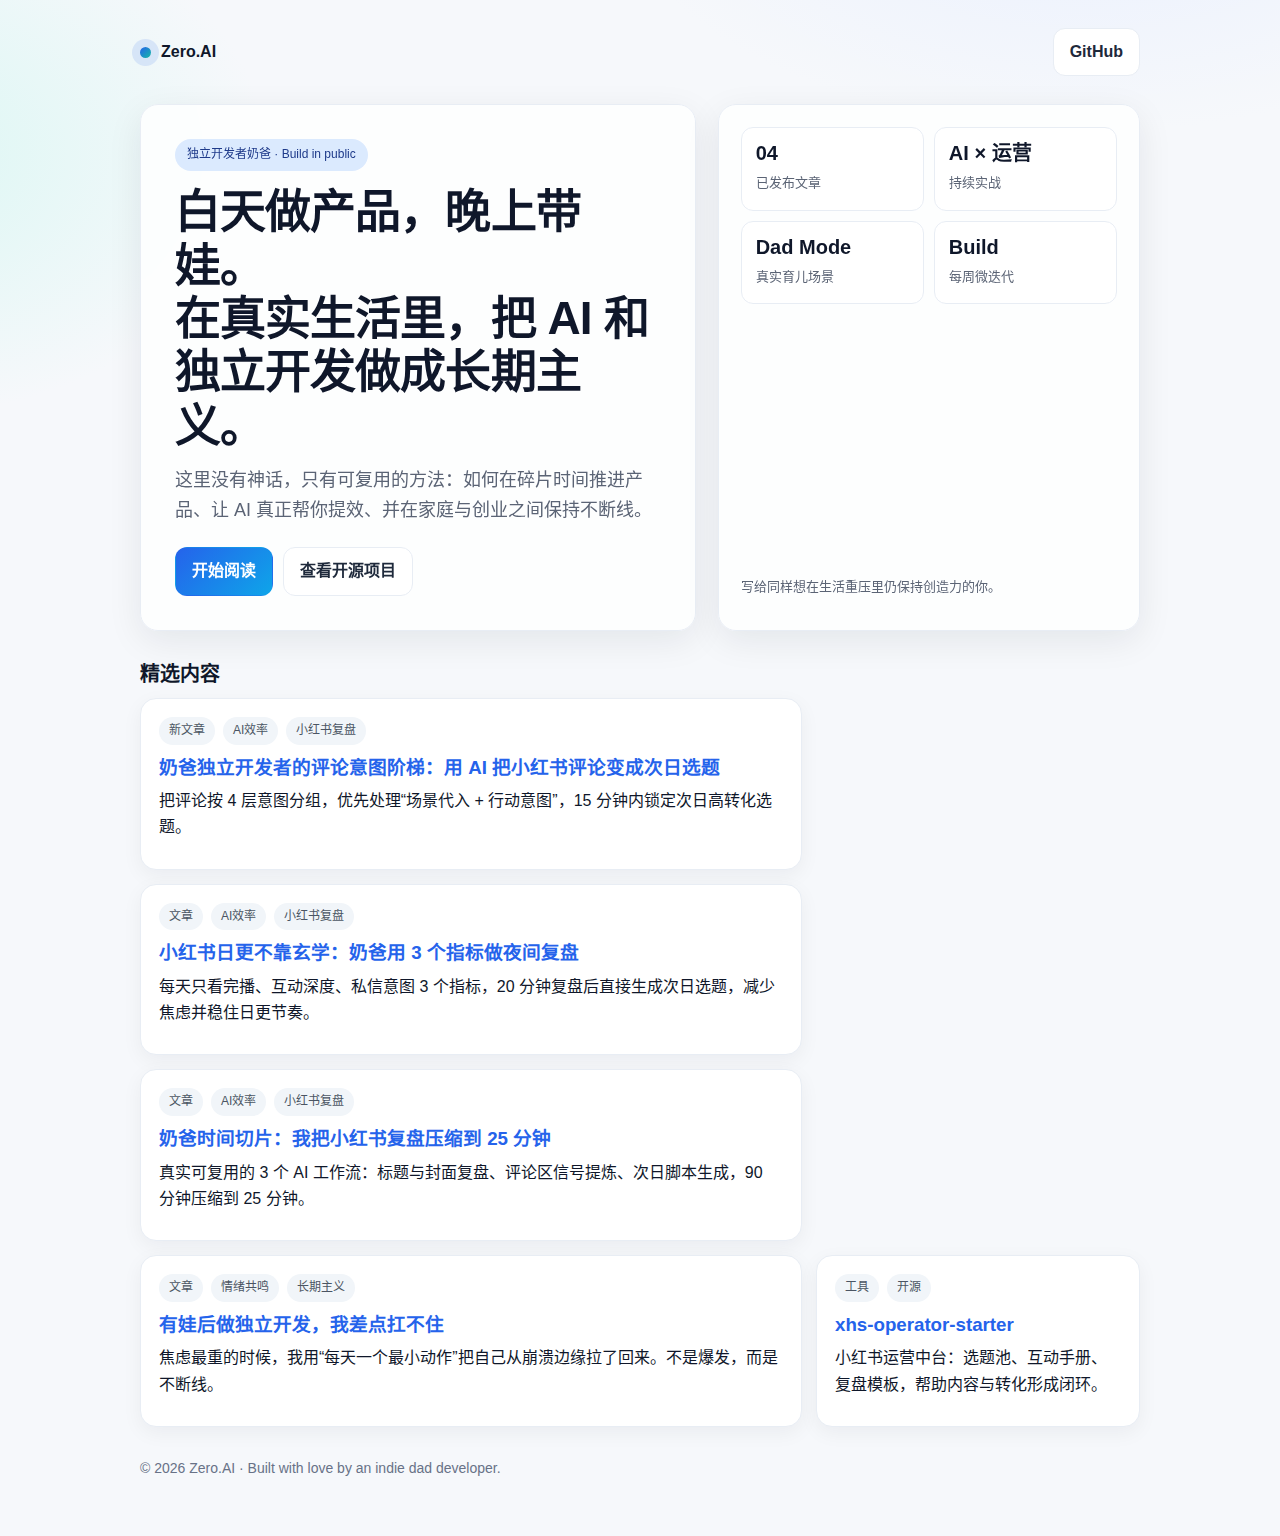
<file: index.html>
<!doctype html>
<html lang="zh-CN">
<head>
  <meta charset="UTF-8" />
  <meta name="viewport" content="width=device-width, initial-scale=1.0" />
  <title>Zero.AI｜独立开发者奶爸的 AI 与产品实践</title>
  <meta name="description" content="Zero.AI：独立开发者奶爸的真实成长博客，记录 AI 效率、产品迭代、育儿与创业并行的每一步。" />
  <meta name="keywords" content="独立开发者,奶爸,AI效率,产品开发,技术博客,NoCofe,Zero.AI" />
  <meta name="robots" content="index,follow" />

  <link rel="canonical" href="https://zero-ai-blog.vercel.app/" />

  <meta property="og:title" content="Zero.AI｜独立开发者奶爸的 AI 与产品实践" />
  <meta property="og:description" content="记录独立开发、AI提效、家庭与创业并行的真实实践。" />
  <meta property="og:type" content="website" />
  <meta property="og:url" content="https://zero-ai-blog.vercel.app/" />
  <meta property="og:image" content="https://zero-ai-blog.vercel.app/assets/og-cover.svg" />
  <meta property="og:image:type" content="image/svg+xml" />

  <meta name="twitter:card" content="summary_large_image" />
  <meta name="twitter:title" content="Zero.AI｜独立开发者奶爸的 AI 与产品实践" />
  <meta name="twitter:description" content="记录独立开发、AI提效、家庭与创业并行的真实实践。" />
  <meta name="twitter:image" content="https://zero-ai-blog.vercel.app/assets/og-cover.svg" />

  <link rel="stylesheet" href="/styles/main.css" />

  <script type="application/ld+json">
  {
    "@context": "https://schema.org",
    "@type": "Blog",
    "name": "Zero.AI",
    "url": "https://zero-ai-blog.vercel.app/",
    "description": "独立开发者奶爸的 AI 与产品实践博客",
    "publisher": {
      "@type": "Person",
      "name": "NoCofe"
    }
  }
  </script>
</head>
<body>
  <main class="container">
    <nav class="site-nav" aria-label="主导航">
      <a class="brand" href="/" aria-label="Zero.AI 首页">
        <span class="brand-dot" aria-hidden="true"></span>
        <span>Zero.AI</span>
      </a>
      <a class="btn btn-muted" href="https://github.com/NoCofe" target="_blank" rel="noopener noreferrer">GitHub</a>
    </nav>

    <section class="hero">
      <div class="hero-main">
        <span class="kicker">独立开发者奶爸 · Build in public</span>
        <h1>白天做产品，晚上带娃。<br>在真实生活里，把 AI 和独立开发做成长期主义。</h1>
        <p class="lead">这里没有神话，只有可复用的方法：如何在碎片时间推进产品、让 AI 真正帮你提效、并在家庭与创业之间保持不断线。</p>
        <div class="hero-actions">
          <a class="btn btn-primary" href="/posts/xhs-intent-ladder-dad-mode.html">开始阅读</a>
          <a class="btn btn-muted" href="https://github.com/NoCofe/xhs-operator-starter" target="_blank" rel="noopener noreferrer">查看开源项目</a>
        </div>
      </div>

      <aside class="hero-side" aria-label="站点概览">
        <div class="stat-grid">
          <div class="stat"><strong>04</strong><span>已发布文章</span></div>
          <div class="stat"><strong>AI × 运营</strong><span>持续实战</span></div>
          <div class="stat"><strong>Dad Mode</strong><span>真实育儿场景</span></div>
          <div class="stat"><strong>Build</strong><span>每周微迭代</span></div>
        </div>
        <p class="note">写给同样想在生活重压里仍保持创造力的你。</p>
      </aside>
    </section>

    <h2 class="section-title">精选内容</h2>
    <section class="grid" aria-label="内容卡片">
      <article class="card article">
        <div class="tags">
          <span class="tag">新文章</span>
          <span class="tag">AI效率</span>
          <span class="tag">小红书复盘</span>
        </div>
        <h3><a href="/posts/xhs-intent-ladder-dad-mode.html">奶爸独立开发者的评论意图阶梯：用 AI 把小红书评论变成次日选题</a></h3>
        <p>把评论按 4 层意图分组，优先处理“场景代入 + 行动意图”，15 分钟内锁定次日高转化选题。</p>
      </article>

      <article class="card article">
        <div class="tags">
          <span class="tag">文章</span>
          <span class="tag">AI效率</span>
          <span class="tag">小红书复盘</span>
        </div>
        <h3><a href="/posts/xhs-3-benchmarks-nightly.html">小红书日更不靠玄学：奶爸用 3 个指标做夜间复盘</a></h3>
        <p>每天只看完播、互动深度、私信意图 3 个指标，20 分钟复盘后直接生成次日选题，减少焦虑并稳住日更节奏。</p>
      </article>

      <article class="card article">
        <div class="tags">
          <span class="tag">文章</span>
          <span class="tag">AI效率</span>
          <span class="tag">小红书复盘</span>
        </div>
        <h3><a href="/posts/ai-xhs-retro-25min.html">奶爸时间切片：我把小红书复盘压缩到 25 分钟</a></h3>
        <p>真实可复用的 3 个 AI 工作流：标题与封面复盘、评论区信号提炼、次日脚本生成，90 分钟压缩到 25 分钟。</p>
      </article>

      <article class="card article">
        <div class="tags">
          <span class="tag">文章</span>
          <span class="tag">情绪共鸣</span>
          <span class="tag">长期主义</span>
        </div>
        <h3><a href="/posts/almost-gave-up.html">有娃后做独立开发，我差点扛不住</a></h3>
        <p>焦虑最重的时候，我用“每天一个最小动作”把自己从崩溃边缘拉了回来。不是爆发，而是不断线。</p>
      </article>

      <article class="card toolbox">
        <div class="tags">
          <span class="tag">工具</span>
          <span class="tag">开源</span>
        </div>
        <h3><a href="https://github.com/NoCofe/xhs-operator-starter" target="_blank" rel="noopener noreferrer">xhs-operator-starter</a></h3>
        <p>小红书运营中台：选题池、互动手册、复盘模板，帮助内容与转化形成闭环。</p>
      </article>
    </section>

    <footer>
      © <span id="year">2026</span> Zero.AI · Built with love by an indie dad developer.
    </footer>
  </main>

  <script>
    document.getElementById('year').textContent = new Date().getFullYear();
  </script>
</body>
</html>
</file>
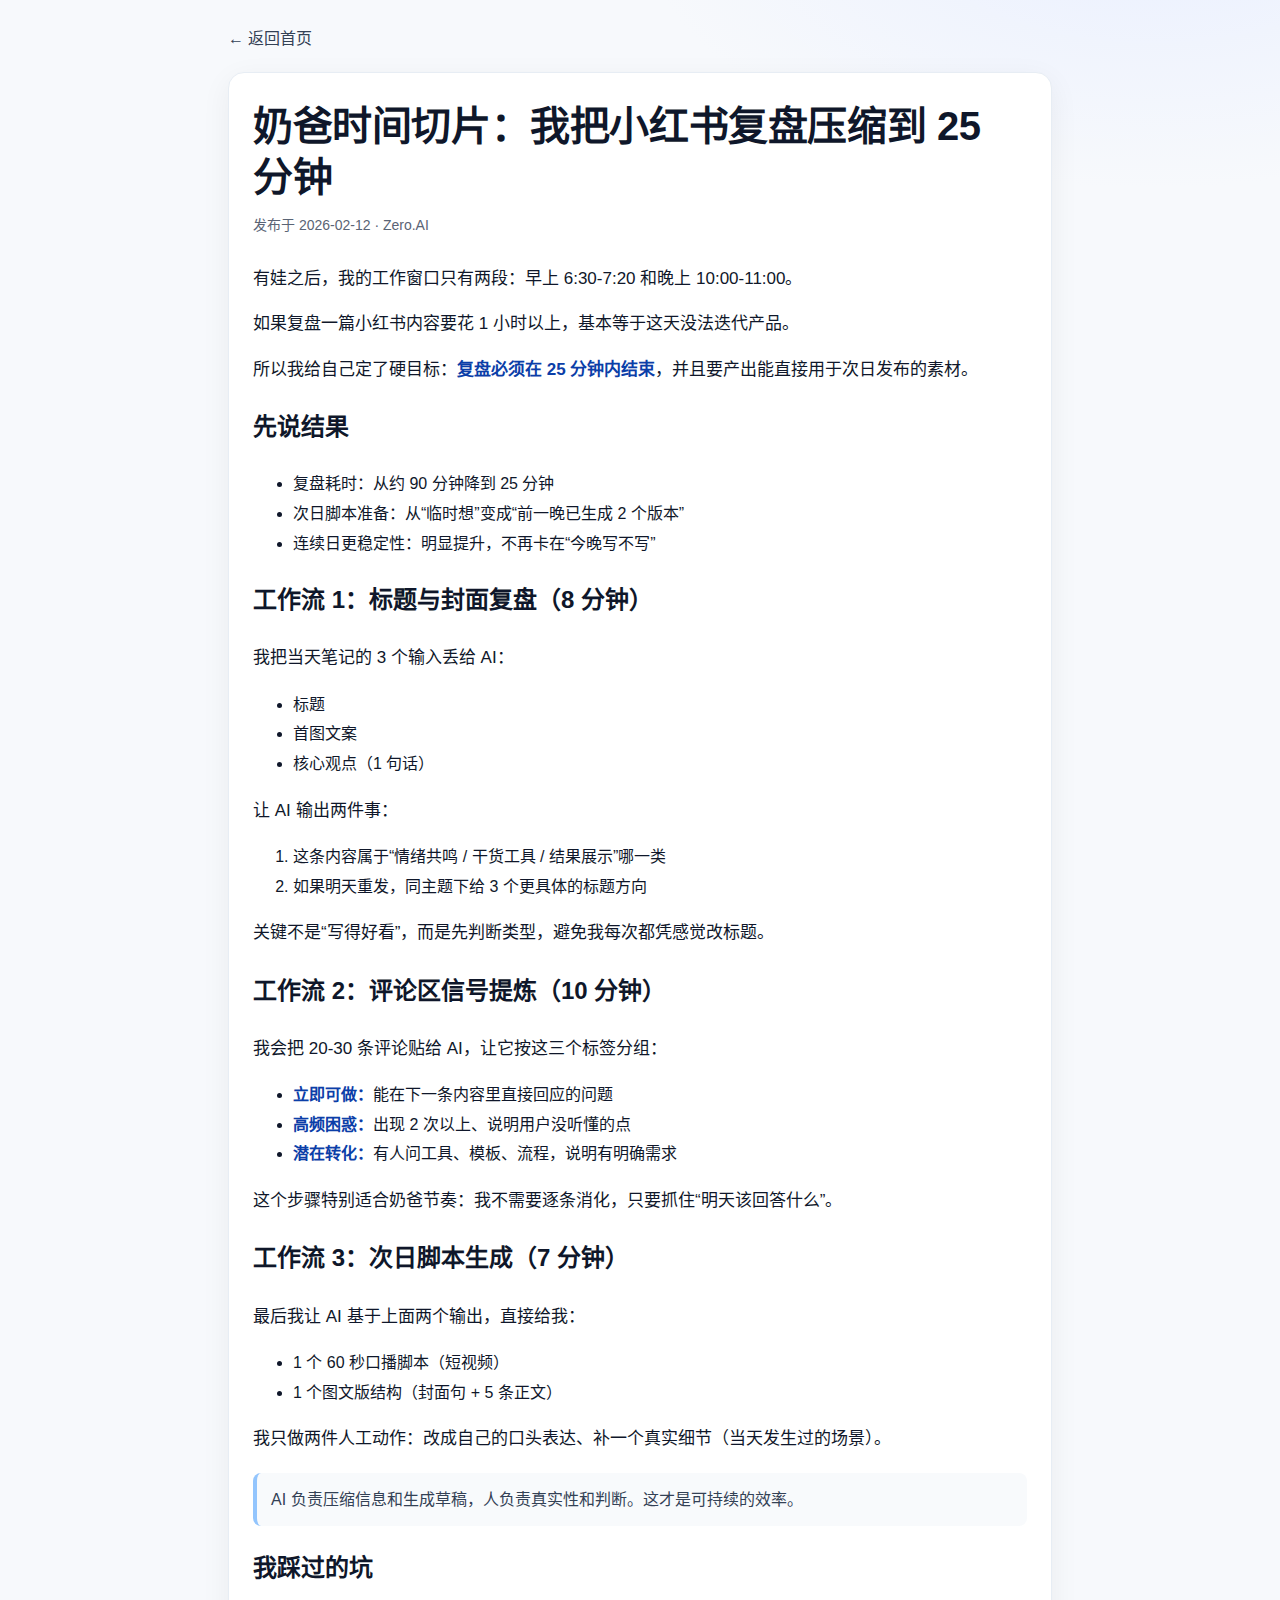
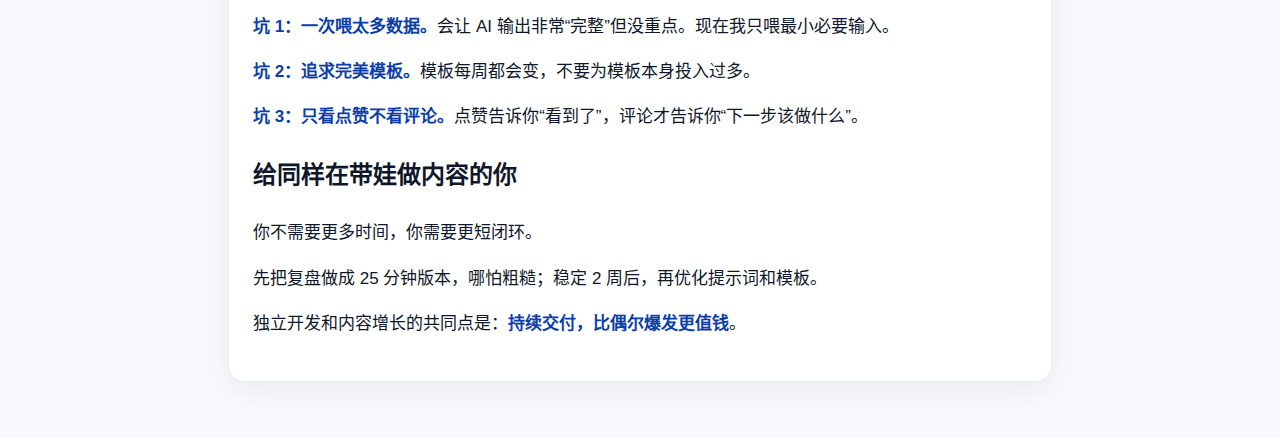
<file: posts/ai-xhs-retro-25min.html>
<!doctype html>
<html lang="zh-CN">
<head>
  <meta charset="UTF-8" />
  <meta name="viewport" content="width=device-width, initial-scale=1.0" />
  <title>奶爸时间切片：我把小红书复盘压缩到 25 分钟｜Zero.AI</title>
  <meta name="description" content="独立开发者奶爸实战：用 3 个 AI 工作流，把小红书日更复盘从 90 分钟压缩到 25 分钟。" />
  <meta name="robots" content="index,follow" />

  <link rel="canonical" href="https://zero-ai-blog.vercel.app/posts/ai-xhs-retro-25min.html" />

  <meta property="og:title" content="奶爸时间切片：我把小红书复盘压缩到 25 分钟｜Zero.AI" />
  <meta property="og:description" content="3 个可直接抄走的 AI 工作流：选题筛选、评论洞察、次日脚本生成。" />
  <meta property="og:type" content="article" />
  <meta property="og:url" content="https://zero-ai-blog.vercel.app/posts/ai-xhs-retro-25min.html" />
  <meta property="og:image" content="https://zero-ai-blog.vercel.app/assets/og-cover.svg" />
  <meta property="og:image:type" content="image/svg+xml" />

  <meta name="twitter:card" content="summary_large_image" />
  <meta name="twitter:title" content="奶爸时间切片：我把小红书复盘压缩到 25 分钟｜Zero.AI" />
  <meta name="twitter:description" content="3 个可直接抄走的 AI 工作流：选题筛选、评论洞察、次日脚本生成。" />
  <meta name="twitter:image" content="https://zero-ai-blog.vercel.app/assets/og-cover.svg" />

  <meta property="article:published_time" content="2026-02-12" />
  <meta property="article:author" content="NoCofe" />

  <link rel="stylesheet" href="/styles/post.css" />

  <script type="application/ld+json">
  {
    "@context": "https://schema.org",
    "@type": "BlogPosting",
    "headline": "奶爸时间切片：我把小红书复盘压缩到 25 分钟",
    "description": "独立开发者奶爸实战：用 3 个 AI 工作流，把小红书日更复盘从 90 分钟压缩到 25 分钟。",
    "datePublished": "2026-02-12",
    "author": {
      "@type": "Person",
      "name": "NoCofe"
    },
    "publisher": {
      "@type": "Person",
      "name": "NoCofe"
    },
    "mainEntityOfPage": "https://zero-ai-blog.vercel.app/posts/ai-xhs-retro-25min.html"
  }
  </script>
</head>
<body>
  <main class="page">
    <a class="back" href="/">← 返回首页</a>

    <article class="article">
      <h1>奶爸时间切片：我把小红书复盘压缩到 25 分钟</h1>
      <div class="meta">发布于 2026-02-12 · Zero.AI</div>

      <p>有娃之后，我的工作窗口只有两段：早上 6:30-7:20 和晚上 10:00-11:00。</p>
      <p>如果复盘一篇小红书内容要花 1 小时以上，基本等于这天没法迭代产品。</p>
      <p>所以我给自己定了硬目标：<strong>复盘必须在 25 分钟内结束</strong>，并且要产出能直接用于次日发布的素材。</p>

      <h2>先说结果</h2>
      <ul>
        <li>复盘耗时：从约 90 分钟降到 25 分钟</li>
        <li>次日脚本准备：从“临时想”变成“前一晚已生成 2 个版本”</li>
        <li>连续日更稳定性：明显提升，不再卡在“今晚写不写”</li>
      </ul>

      <h2>工作流 1：标题与封面复盘（8 分钟）</h2>
      <p>我把当天笔记的 3 个输入丢给 AI：</p>
      <ul>
        <li>标题</li>
        <li>首图文案</li>
        <li>核心观点（1 句话）</li>
      </ul>
      <p>让 AI 输出两件事：</p>
      <ol>
        <li>这条内容属于“情绪共鸣 / 干货工具 / 结果展示”哪一类</li>
        <li>如果明天重发，同主题下给 3 个更具体的标题方向</li>
      </ol>
      <p>关键不是“写得好看”，而是先判断类型，避免我每次都凭感觉改标题。</p>

      <h2>工作流 2：评论区信号提炼（10 分钟）</h2>
      <p>我会把 20-30 条评论贴给 AI，让它按这三个标签分组：</p>
      <ul>
        <li><strong>立即可做：</strong>能在下一条内容里直接回应的问题</li>
        <li><strong>高频困惑：</strong>出现 2 次以上、说明用户没听懂的点</li>
        <li><strong>潜在转化：</strong>有人问工具、模板、流程，说明有明确需求</li>
      </ul>
      <p>这个步骤特别适合奶爸节奏：我不需要逐条消化，只要抓住“明天该回答什么”。</p>

      <h2>工作流 3：次日脚本生成（7 分钟）</h2>
      <p>最后我让 AI 基于上面两个输出，直接给我：</p>
      <ul>
        <li>1 个 60 秒口播脚本（短视频）</li>
        <li>1 个图文版结构（封面句 + 5 条正文）</li>
      </ul>
      <p>我只做两件人工动作：改成自己的口头表达、补一个真实细节（当天发生过的场景）。</p>

      <blockquote>AI 负责压缩信息和生成草稿，人负责真实性和判断。这才是可持续的效率。</blockquote>

      <h2>我踩过的坑</h2>
      <p><strong>坑 1：一次喂太多数据。</strong>会让 AI 输出非常“完整”但没重点。现在我只喂最小必要输入。</p>
      <p><strong>坑 2：追求完美模板。</strong>模板每周都会变，不要为模板本身投入过多。</p>
      <p><strong>坑 3：只看点赞不看评论。</strong>点赞告诉你“看到了”，评论才告诉你“下一步该做什么”。</p>

      <h2>给同样在带娃做内容的你</h2>
      <p>你不需要更多时间，你需要更短闭环。</p>
      <p>先把复盘做成 25 分钟版本，哪怕粗糙；稳定 2 周后，再优化提示词和模板。</p>
      <p>独立开发和内容增长的共同点是：<strong>持续交付，比偶尔爆发更值钱</strong>。</p>
    </article>
  </main>
</body>
</html>
</file>
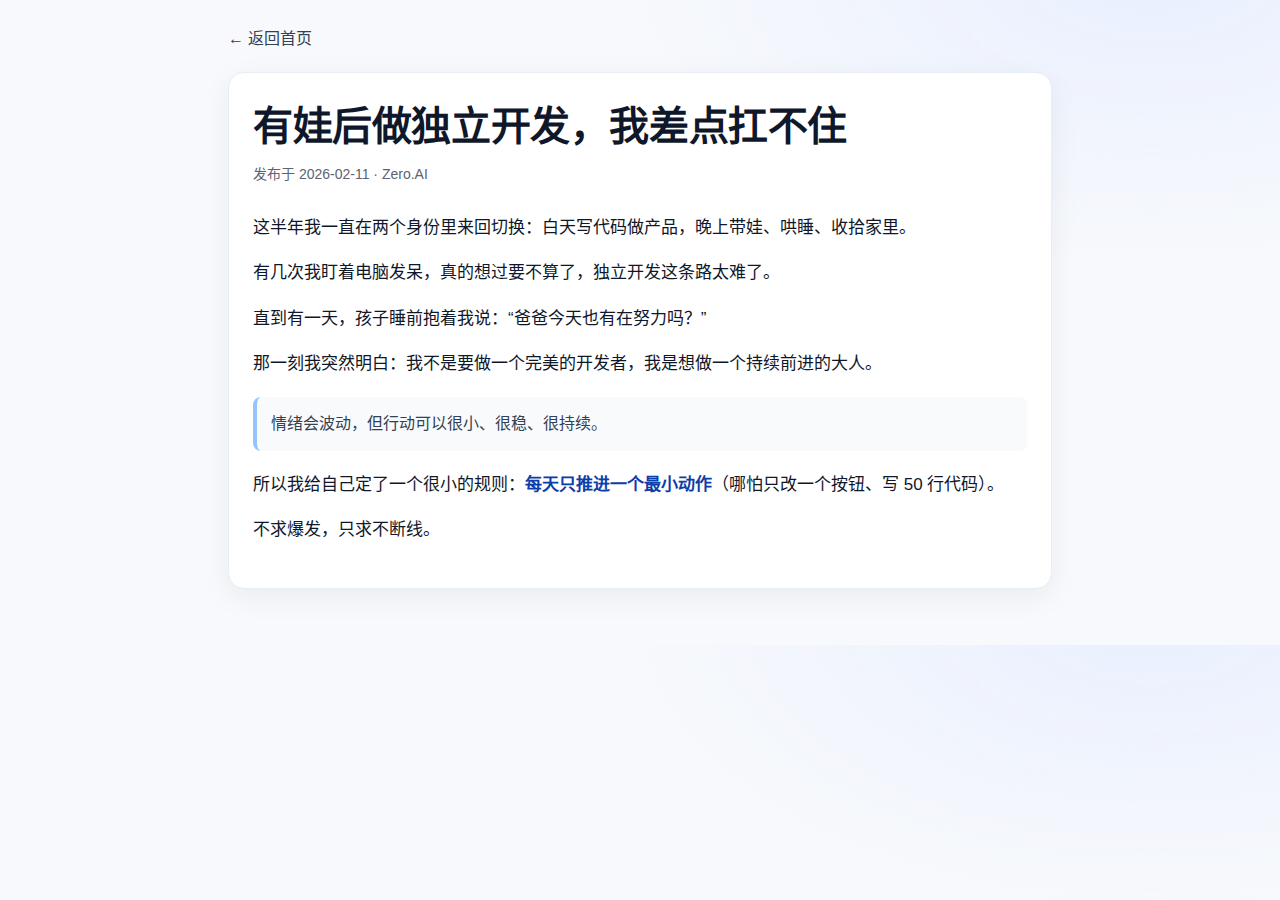
<file: posts/almost-gave-up.html>
<!doctype html>
<html lang="zh-CN">
<head>
  <meta charset="UTF-8" />
  <meta name="viewport" content="width=device-width, initial-scale=1.0" />
  <title>有娃后做独立开发，我差点扛不住｜Zero.AI</title>
  <meta name="description" content="独立开发者奶爸的真实记录：焦虑、崩溃边缘，以及每天一个最小动作的自救法。" />
  <meta name="robots" content="index,follow" />

  <link rel="canonical" href="https://zero-ai-blog.vercel.app/posts/almost-gave-up.html" />

  <meta property="og:title" content="有娃后做独立开发，我差点扛不住｜Zero.AI" />
  <meta property="og:description" content="焦虑不是失败，断线才是。记录独立开发者奶爸如何靠最小动作持续前进。" />
  <meta property="og:type" content="article" />
  <meta property="og:url" content="https://zero-ai-blog.vercel.app/posts/almost-gave-up.html" />
  <meta property="og:image" content="https://zero-ai-blog.vercel.app/assets/og-cover.svg" />
  <meta property="og:image:type" content="image/svg+xml" />

  <meta name="twitter:card" content="summary_large_image" />
  <meta name="twitter:title" content="有娃后做独立开发，我差点扛不住｜Zero.AI" />
  <meta name="twitter:description" content="焦虑不是失败，断线才是。记录独立开发者奶爸如何靠最小动作持续前进。" />
  <meta name="twitter:image" content="https://zero-ai-blog.vercel.app/assets/og-cover.svg" />

  <meta property="article:published_time" content="2026-02-11" />
  <meta property="article:author" content="NoCofe" />

  <link rel="stylesheet" href="/styles/post.css" />

  <script type="application/ld+json">
  {
    "@context": "https://schema.org",
    "@type": "BlogPosting",
    "headline": "有娃后做独立开发，我差点扛不住",
    "description": "独立开发者奶爸的真实记录：焦虑、崩溃边缘，以及每天一个最小动作的自救法。",
    "datePublished": "2026-02-11",
    "author": {
      "@type": "Person",
      "name": "NoCofe"
    },
    "publisher": {
      "@type": "Person",
      "name": "NoCofe"
    },
    "mainEntityOfPage": "https://zero-ai-blog.vercel.app/posts/almost-gave-up.html"
  }
  </script>
</head>
<body>
  <main class="page">
    <a class="back" href="/">← 返回首页</a>

    <article class="article">
      <h1>有娃后做独立开发，我差点扛不住</h1>
      <div class="meta">发布于 2026-02-11 · Zero.AI</div>

      <p>这半年我一直在两个身份里来回切换：白天写代码做产品，晚上带娃、哄睡、收拾家里。</p>
      <p>有几次我盯着电脑发呆，真的想过要不算了，独立开发这条路太难了。</p>
      <p>直到有一天，孩子睡前抱着我说：“爸爸今天也有在努力吗？”</p>
      <p>那一刻我突然明白：我不是要做一个完美的开发者，我是想做一个持续前进的大人。</p>

      <blockquote>情绪会波动，但行动可以很小、很稳、很持续。</blockquote>

      <p>所以我给自己定了一个很小的规则：<strong>每天只推进一个最小动作</strong>（哪怕只改一个按钮、写 50 行代码）。</p>
      <p>不求爆发，只求不断线。</p>
    </article>
  </main>
</body>
</html>
</file>
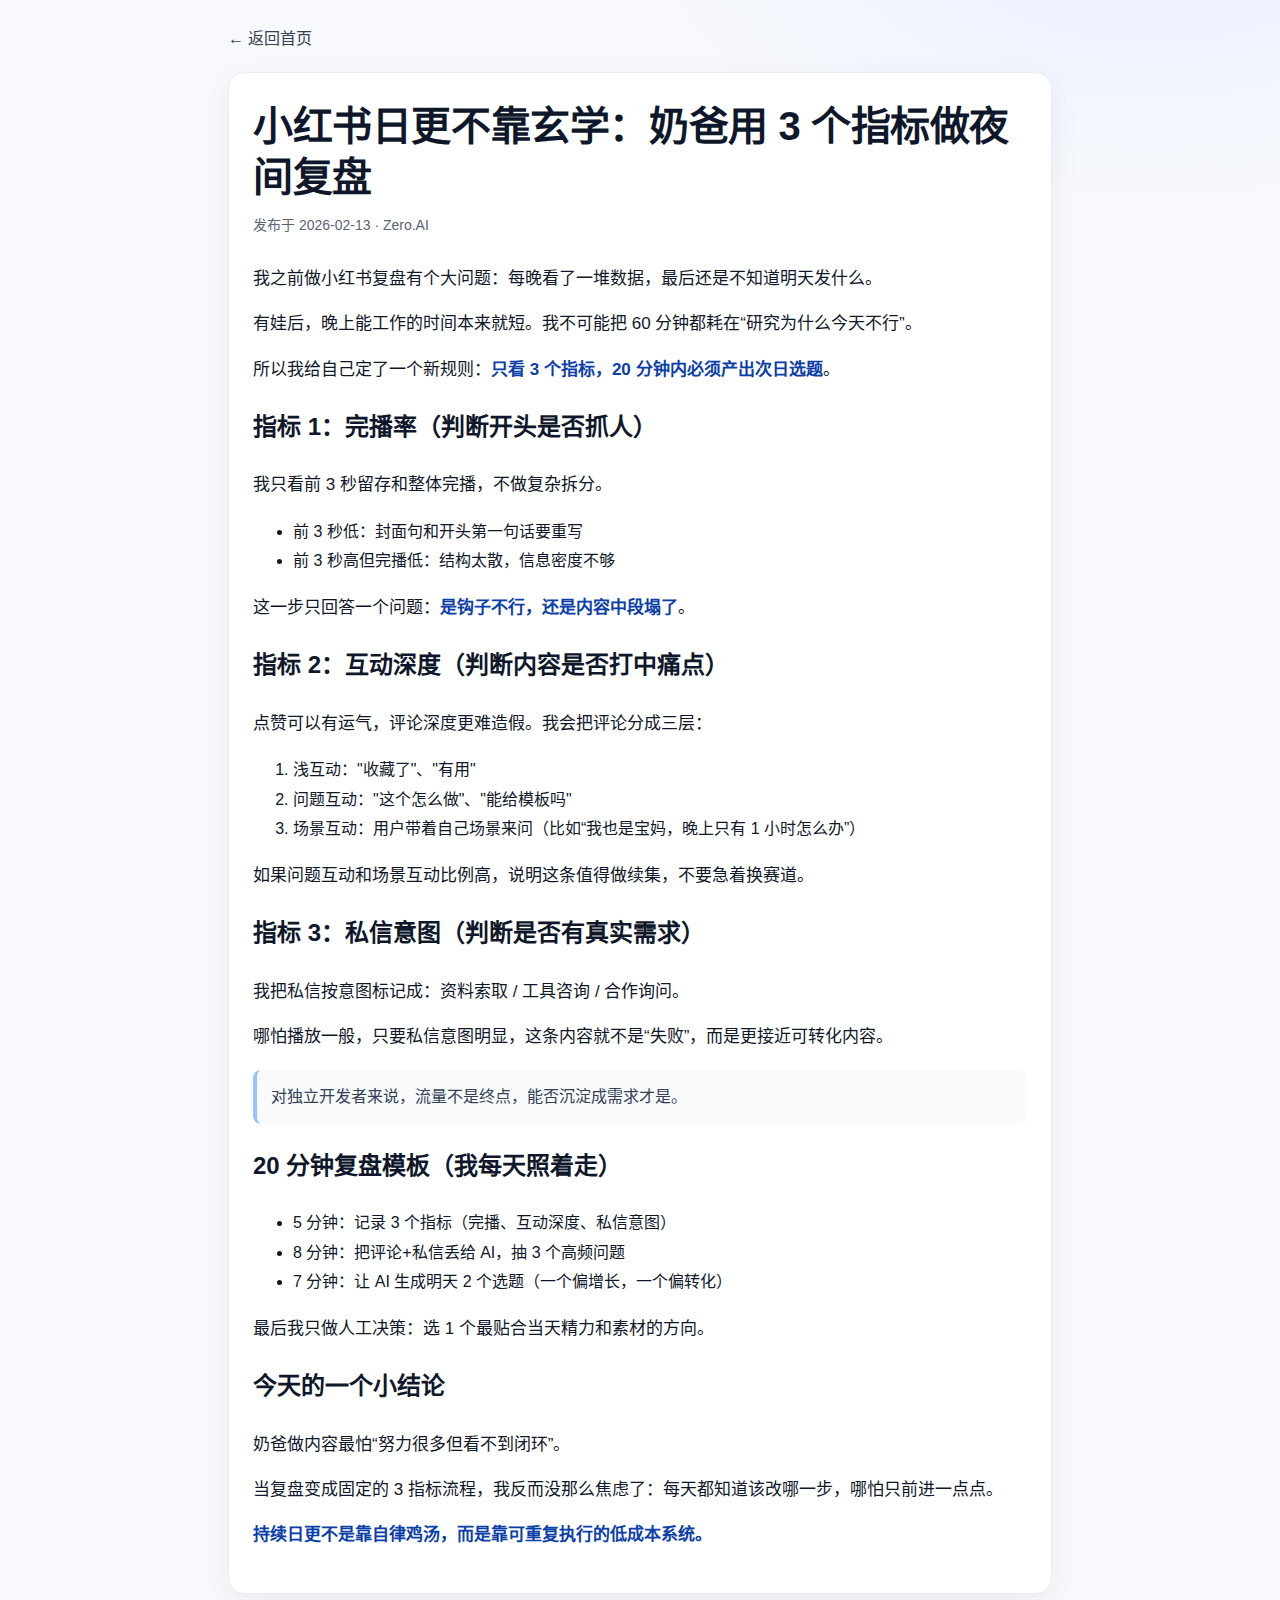
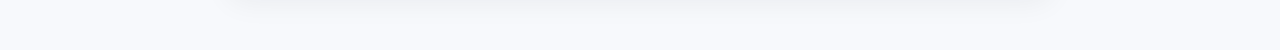
<file: posts/xhs-3-benchmarks-nightly.html>
<!doctype html>
<html lang="zh-CN">
<head>
  <meta charset="UTF-8" />
  <meta name="viewport" content="width=device-width, initial-scale=1.0" />
  <title>小红书日更不靠玄学：奶爸用 3 个指标做夜间复盘｜Zero.AI</title>
  <meta name="description" content="独立开发者奶爸的小红书运营实战：每天只看完播、互动深度、私信意图 3 个指标，20 分钟完成复盘并生成次日选题。" />
  <meta name="robots" content="index,follow" />

  <link rel="canonical" href="https://zero-ai-blog.vercel.app/posts/xhs-3-benchmarks-nightly.html" />

  <meta property="og:title" content="小红书日更不靠玄学：奶爸用 3 个指标做夜间复盘｜Zero.AI" />
  <meta property="og:description" content="把复盘从“感觉流”改成“指标流”：20 分钟跑完，第二天直接有脚本。" />
  <meta property="og:type" content="article" />
  <meta property="og:url" content="https://zero-ai-blog.vercel.app/posts/xhs-3-benchmarks-nightly.html" />
  <meta property="og:image" content="https://zero-ai-blog.vercel.app/assets/og-cover.svg" />
  <meta property="og:image:type" content="image/svg+xml" />

  <meta name="twitter:card" content="summary_large_image" />
  <meta name="twitter:title" content="小红书日更不靠玄学：奶爸用 3 个指标做夜间复盘｜Zero.AI" />
  <meta name="twitter:description" content="把复盘从“感觉流”改成“指标流”：20 分钟跑完，第二天直接有脚本。" />
  <meta name="twitter:image" content="https://zero-ai-blog.vercel.app/assets/og-cover.svg" />

  <meta property="article:published_time" content="2026-02-13" />
  <meta property="article:author" content="NoCofe" />

  <link rel="stylesheet" href="/styles/post.css" />

  <script type="application/ld+json">
  {
    "@context": "https://schema.org",
    "@type": "BlogPosting",
    "headline": "小红书日更不靠玄学：奶爸用 3 个指标做夜间复盘",
    "description": "独立开发者奶爸的小红书运营实战：每天只看完播、互动深度、私信意图 3 个指标，20 分钟完成复盘并生成次日选题。",
    "datePublished": "2026-02-13",
    "author": {
      "@type": "Person",
      "name": "NoCofe"
    },
    "publisher": {
      "@type": "Person",
      "name": "NoCofe"
    },
    "mainEntityOfPage": "https://zero-ai-blog.vercel.app/posts/xhs-3-benchmarks-nightly.html"
  }
  </script>
</head>
<body>
  <main class="page">
    <a class="back" href="/">← 返回首页</a>

    <article class="article">
      <h1>小红书日更不靠玄学：奶爸用 3 个指标做夜间复盘</h1>
      <div class="meta">发布于 2026-02-13 · Zero.AI</div>

      <p>我之前做小红书复盘有个大问题：每晚看了一堆数据，最后还是不知道明天发什么。</p>
      <p>有娃后，晚上能工作的时间本来就短。我不可能把 60 分钟都耗在“研究为什么今天不行”。</p>
      <p>所以我给自己定了一个新规则：<strong>只看 3 个指标，20 分钟内必须产出次日选题</strong>。</p>

      <h2>指标 1：完播率（判断开头是否抓人）</h2>
      <p>我只看前 3 秒留存和整体完播，不做复杂拆分。</p>
      <ul>
        <li>前 3 秒低：封面句和开头第一句话要重写</li>
        <li>前 3 秒高但完播低：结构太散，信息密度不够</li>
      </ul>
      <p>这一步只回答一个问题：<strong>是钩子不行，还是内容中段塌了</strong>。</p>

      <h2>指标 2：互动深度（判断内容是否打中痛点）</h2>
      <p>点赞可以有运气，评论深度更难造假。我会把评论分成三层：</p>
      <ol>
        <li>浅互动："收藏了"、"有用"</li>
        <li>问题互动："这个怎么做"、"能给模板吗"</li>
        <li>场景互动：用户带着自己场景来问（比如“我也是宝妈，晚上只有 1 小时怎么办”）</li>
      </ol>
      <p>如果问题互动和场景互动比例高，说明这条值得做续集，不要急着换赛道。</p>

      <h2>指标 3：私信意图（判断是否有真实需求）</h2>
      <p>我把私信按意图标记成：资料索取 / 工具咨询 / 合作询问。</p>
      <p>哪怕播放一般，只要私信意图明显，这条内容就不是“失败”，而是更接近可转化内容。</p>

      <blockquote>对独立开发者来说，流量不是终点，能否沉淀成需求才是。</blockquote>

      <h2>20 分钟复盘模板（我每天照着走）</h2>
      <ul>
        <li>5 分钟：记录 3 个指标（完播、互动深度、私信意图）</li>
        <li>8 分钟：把评论+私信丢给 AI，抽 3 个高频问题</li>
        <li>7 分钟：让 AI 生成明天 2 个选题（一个偏增长，一个偏转化）</li>
      </ul>
      <p>最后我只做人工决策：选 1 个最贴合当天精力和素材的方向。</p>

      <h2>今天的一个小结论</h2>
      <p>奶爸做内容最怕“努力很多但看不到闭环”。</p>
      <p>当复盘变成固定的 3 指标流程，我反而没那么焦虑了：每天都知道该改哪一步，哪怕只前进一点点。</p>
      <p><strong>持续日更不是靠自律鸡汤，而是靠可重复执行的低成本系统。</strong></p>
    </article>
  </main>
</body>
</html>
</file>
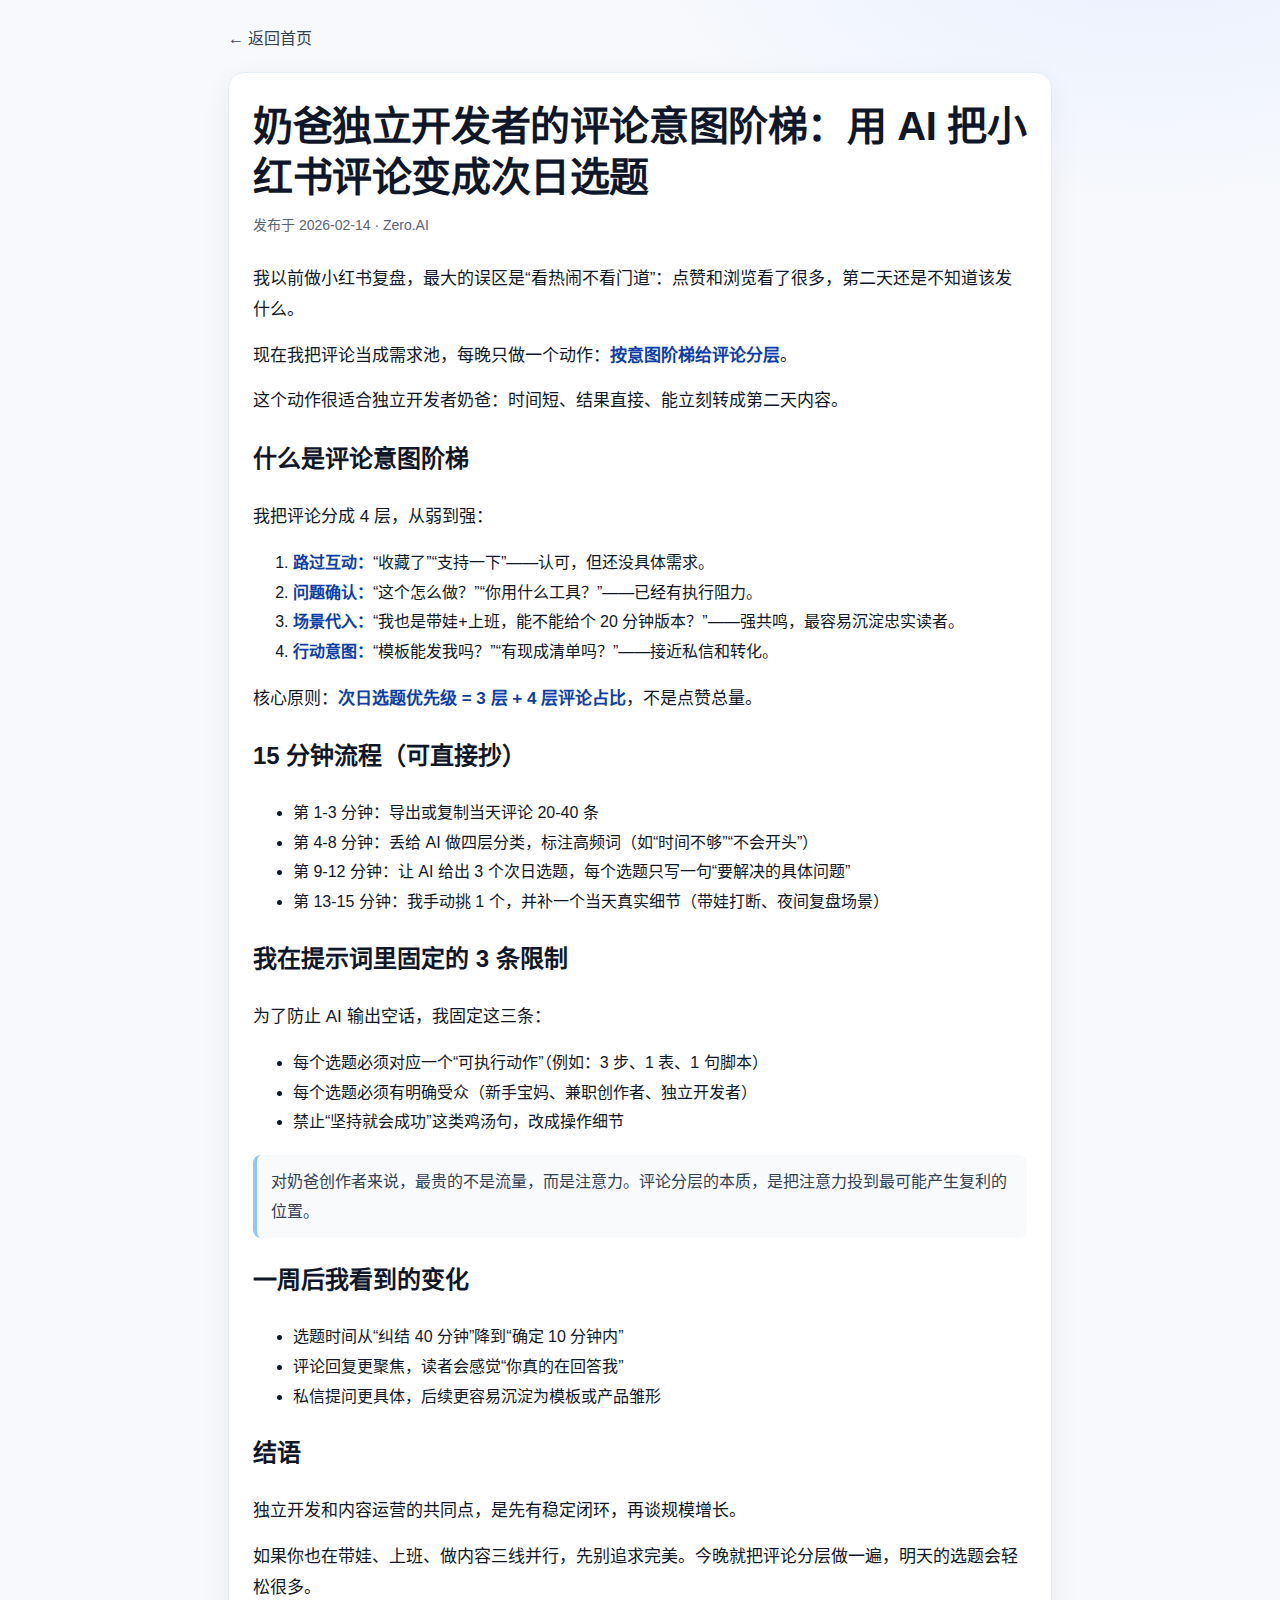
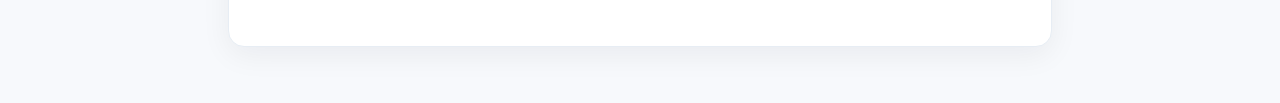
<file: posts/xhs-intent-ladder-dad-mode.html>
<!doctype html>
<html lang="zh-CN">
<head>
  <meta charset="UTF-8" />
  <meta name="viewport" content="width=device-width, initial-scale=1.0" />
  <title>奶爸独立开发者的评论意图阶梯：用 AI 把小红书评论变成次日选题｜Zero.AI</title>
  <meta name="description" content="独立开发者奶爸实战：把小红书评论按意图阶梯分层，用 15 分钟生成次日高转化选题，不再靠拍脑袋日更。" />
  <meta name="robots" content="index,follow" />

  <link rel="canonical" href="https://zero-ai-blog.vercel.app/posts/xhs-intent-ladder-dad-mode.html" />

  <meta property="og:title" content="奶爸独立开发者的评论意图阶梯：用 AI 把小红书评论变成次日选题｜Zero.AI" />
  <meta property="og:description" content="把评论分成 4 层意图，优先做能引发私信和收藏的题。" />
  <meta property="og:type" content="article" />
  <meta property="og:url" content="https://zero-ai-blog.vercel.app/posts/xhs-intent-ladder-dad-mode.html" />
  <meta property="og:image" content="https://zero-ai-blog.vercel.app/assets/og-cover.svg" />
  <meta property="og:image:type" content="image/svg+xml" />

  <meta name="twitter:card" content="summary_large_image" />
  <meta name="twitter:title" content="奶爸独立开发者的评论意图阶梯：用 AI 把小红书评论变成次日选题｜Zero.AI" />
  <meta name="twitter:description" content="把评论分成 4 层意图，优先做能引发私信和收藏的题。" />
  <meta name="twitter:image" content="https://zero-ai-blog.vercel.app/assets/og-cover.svg" />

  <meta property="article:published_time" content="2026-02-14" />
  <meta property="article:author" content="NoCofe" />

  <link rel="stylesheet" href="/styles/post.css" />

  <script type="application/ld+json">
  {
    "@context": "https://schema.org",
    "@type": "BlogPosting",
    "headline": "奶爸独立开发者的评论意图阶梯：用 AI 把小红书评论变成次日选题",
    "description": "独立开发者奶爸实战：把小红书评论按意图阶梯分层，用 15 分钟生成次日高转化选题，不再靠拍脑袋日更。",
    "datePublished": "2026-02-14",
    "author": {
      "@type": "Person",
      "name": "NoCofe"
    },
    "publisher": {
      "@type": "Person",
      "name": "NoCofe"
    },
    "mainEntityOfPage": "https://zero-ai-blog.vercel.app/posts/xhs-intent-ladder-dad-mode.html"
  }
  </script>
</head>
<body>
  <main class="page">
    <a class="back" href="/">← 返回首页</a>

    <article class="article">
      <h1>奶爸独立开发者的评论意图阶梯：用 AI 把小红书评论变成次日选题</h1>
      <div class="meta">发布于 2026-02-14 · Zero.AI</div>

      <p>我以前做小红书复盘，最大的误区是“看热闹不看门道”：点赞和浏览看了很多，第二天还是不知道该发什么。</p>
      <p>现在我把评论当成需求池，每晚只做一个动作：<strong>按意图阶梯给评论分层</strong>。</p>
      <p>这个动作很适合独立开发者奶爸：时间短、结果直接、能立刻转成第二天内容。</p>

      <h2>什么是评论意图阶梯</h2>
      <p>我把评论分成 4 层，从弱到强：</p>
      <ol>
        <li><strong>路过互动：</strong>“收藏了”“支持一下”——认可，但还没具体需求。</li>
        <li><strong>问题确认：</strong>“这个怎么做？”“你用什么工具？”——已经有执行阻力。</li>
        <li><strong>场景代入：</strong>“我也是带娃+上班，能不能给个 20 分钟版本？”——强共鸣，最容易沉淀忠实读者。</li>
        <li><strong>行动意图：</strong>“模板能发我吗？”“有现成清单吗？”——接近私信和转化。</li>
      </ol>
      <p>核心原则：<strong>次日选题优先级 = 3 层 + 4 层评论占比</strong>，不是点赞总量。</p>

      <h2>15 分钟流程（可直接抄）</h2>
      <ul>
        <li>第 1-3 分钟：导出或复制当天评论 20-40 条</li>
        <li>第 4-8 分钟：丢给 AI 做四层分类，标注高频词（如“时间不够”“不会开头”）</li>
        <li>第 9-12 分钟：让 AI 给出 3 个次日选题，每个选题只写一句“要解决的具体问题”</li>
        <li>第 13-15 分钟：我手动挑 1 个，并补一个当天真实细节（带娃打断、夜间复盘场景）</li>
      </ul>

      <h2>我在提示词里固定的 3 条限制</h2>
      <p>为了防止 AI 输出空话，我固定这三条：</p>
      <ul>
        <li>每个选题必须对应一个“可执行动作”（例如：3 步、1 表、1 句脚本）</li>
        <li>每个选题必须有明确受众（新手宝妈、兼职创作者、独立开发者）</li>
        <li>禁止“坚持就会成功”这类鸡汤句，改成操作细节</li>
      </ul>

      <blockquote>对奶爸创作者来说，最贵的不是流量，而是注意力。评论分层的本质，是把注意力投到最可能产生复利的位置。</blockquote>

      <h2>一周后我看到的变化</h2>
      <ul>
        <li>选题时间从“纠结 40 分钟”降到“确定 10 分钟内”</li>
        <li>评论回复更聚焦，读者会感觉“你真的在回答我”</li>
        <li>私信提问更具体，后续更容易沉淀为模板或产品雏形</li>
      </ul>

      <h2>结语</h2>
      <p>独立开发和内容运营的共同点，是先有稳定闭环，再谈规模增长。</p>
      <p>如果你也在带娃、上班、做内容三线并行，先别追求完美。今晚就把评论分层做一遍，明天的选题会轻松很多。</p>
    </article>
  </main>
</body>
</html>
</file>
<file: styles/main.css>
:root {
  --bg: #f6f8fb;
  --surface: #ffffffcc;
  --surface-strong: #ffffff;
  --text: #0f172a;
  --muted: #5b6475;
  --primary: #2563eb;
  --primary-soft: #dbeafe;
  --accent: #14b8a6;
  --ring: rgba(37, 99, 235, 0.14);
  --border: #e8edf4;
  --shadow: 0 10px 35px rgba(15, 23, 42, 0.08);
  --radius: 18px;
}

* { box-sizing: border-box; }

html, body {
  margin: 0;
  padding: 0;
}

body {
  font-family: "Inter", -apple-system, BlinkMacSystemFont, "Segoe UI", Roboto, "PingFang SC", "Microsoft Yahei", sans-serif;
  color: var(--text);
  background:
    radial-gradient(900px 520px at 85% -10%, #e8efff 0%, transparent 55%),
    radial-gradient(680px 460px at -10% 10%, #daf7f3 0%, transparent 58%),
    var(--bg);
  line-height: 1.65;
}

.container {
  max-width: 1040px;
  margin: 0 auto;
  padding: 28px 20px 56px;
}

.site-nav {
  display: flex;
  align-items: center;
  justify-content: space-between;
  gap: 12px;
  margin-bottom: 28px;
}

.brand {
  display: flex;
  align-items: center;
  gap: 10px;
  text-decoration: none;
  color: inherit;
  font-weight: 700;
}

.brand-dot {
  width: 11px;
  height: 11px;
  border-radius: 999px;
  background: linear-gradient(135deg, var(--primary), var(--accent));
  box-shadow: 0 0 0 8px rgba(37, 99, 235, 0.12);
}

.hero {
  display: grid;
  grid-template-columns: 1.25fr 0.95fr;
  gap: 22px;
  align-items: stretch;
  margin-bottom: 24px;
}

.hero-main,
.hero-side {
  border: 1px solid var(--border);
  border-radius: var(--radius);
  background: var(--surface);
  backdrop-filter: blur(8px);
  box-shadow: var(--shadow);
}

.hero-main {
  padding: 34px;
}

.kicker {
  display: inline-flex;
  align-items: center;
  gap: 8px;
  padding: 6px 12px;
  border-radius: 999px;
  font-size: 12px;
  color: #1e3a8a;
  background: var(--primary-soft);
  margin-bottom: 14px;
}

h1 {
  margin: 0;
  font-size: clamp(30px, 5vw, 46px);
  line-height: 1.16;
  letter-spacing: -0.02em;
}

.lead {
  margin-top: 14px;
  color: var(--muted);
  font-size: clamp(15px, 2vw, 18px);
}

.hero-actions {
  display: flex;
  flex-wrap: wrap;
  gap: 10px;
  margin-top: 22px;
}

.btn {
  display: inline-flex;
  align-items: center;
  justify-content: center;
  gap: 6px;
  padding: 10px 16px;
  border-radius: 12px;
  text-decoration: none;
  font-weight: 600;
  border: 1px solid transparent;
  transition: all .2s ease;
}

.btn-primary {
  background: linear-gradient(135deg, #2563eb, #0ea5e9);
  color: #fff;
}

.btn-primary:hover { transform: translateY(-1px); }

.btn-muted {
  background: #fff;
  color: #1e293b;
  border-color: var(--border);
}

.btn-muted:hover { border-color: #cfd8e5; }

.hero-side {
  padding: 22px;
  display: flex;
  flex-direction: column;
  justify-content: space-between;
  gap: 16px;
}

.stat-grid {
  display: grid;
  grid-template-columns: 1fr 1fr;
  gap: 10px;
}

.stat {
  background: var(--surface-strong);
  border: 1px solid var(--border);
  border-radius: 12px;
  padding: 14px;
}

.stat strong {
  display: block;
  font-size: 20px;
  line-height: 1.1;
  margin-bottom: 5px;
}

.stat span {
  color: var(--muted);
  font-size: 13px;
}

.section-title {
  margin: 30px 0 10px;
  font-size: 20px;
}

.grid {
  display: grid;
  gap: 14px;
  grid-template-columns: repeat(12, 1fr);
}

.card {
  grid-column: span 12;
  border: 1px solid var(--border);
  border-radius: 16px;
  background: var(--surface-strong);
  box-shadow: 0 6px 20px rgba(15, 23, 42, 0.05);
  padding: 18px;
}

.card.article { grid-column: span 8; }
.card.toolbox { grid-column: span 4; }

.tags {
  display: flex;
  flex-wrap: wrap;
  gap: 8px;
  margin-bottom: 10px;
}

.tag {
  display: inline-flex;
  align-items: center;
  border-radius: 999px;
  padding: 4px 10px;
  font-size: 12px;
  background: #f1f5f9;
  color: #4b5563;
}

h2, h3 {
  margin: 4px 0 8px;
  line-height: 1.35;
}

p { margin: 0 0 10px; }

a {
  color: var(--primary);
  text-decoration: none;
}

a:hover { text-decoration: underline; }

.note {
  font-size: 13px;
  color: var(--muted);
  margin-top: 10px;
}

footer {
  margin-top: 30px;
  color: #687287;
  font-size: 14px;
}

@media (max-width: 920px) {
  .hero { grid-template-columns: 1fr; }
  .card.article, .card.toolbox { grid-column: span 12; }
}

@media (max-width: 640px) {
  .container { padding: 20px 16px 40px; }
  .hero-main { padding: 24px 20px; }
  .hero-side { padding: 18px; }
  .stat-grid { grid-template-columns: 1fr; }
}
</file>
<file: styles/post.css>
:root {
  --bg: #f7f9fc;
  --surface: #ffffff;
  --text: #0f172a;
  --muted: #5a6475;
  --primary: #2563eb;
  --border: #e7edf4;
  --radius: 16px;
}

* { box-sizing: border-box; }

html, body { margin: 0; padding: 0; }

body {
  font-family: "Inter", -apple-system, BlinkMacSystemFont, "Segoe UI", Roboto, "PingFang SC", "Microsoft Yahei", sans-serif;
  color: var(--text);
  line-height: 1.85;
  background:
    radial-gradient(900px 500px at 90% -5%, #e9efff 0%, transparent 58%),
    var(--bg);
}

.page {
  max-width: 860px;
  margin: 0 auto;
  padding: 24px 18px 56px;
}

.back {
  display: inline-flex;
  align-items: center;
  gap: 8px;
  color: #334155;
  text-decoration: none;
  margin-bottom: 18px;
}

.back:hover { color: var(--primary); }

.article {
  background: var(--surface);
  border: 1px solid var(--border);
  border-radius: var(--radius);
  padding: 28px 24px;
  box-shadow: 0 8px 30px rgba(15, 23, 42, 0.06);
}

.article h1 {
  margin: 0;
  line-height: 1.28;
  letter-spacing: -0.01em;
  font-size: clamp(30px, 5vw, 40px);
}

.meta {
  margin: 10px 0 24px;
  color: var(--muted);
  font-size: 14px;
}

.article p {
  margin: 0 0 14px;
  font-size: 17px;
}

.article strong {
  color: #0b3ea8;
}

blockquote {
  margin: 18px 0;
  padding: 12px 14px;
  background: #f8fafc;
  border-left: 4px solid #93c5fd;
  border-radius: 8px;
  color: #334155;
}

@media (max-width: 640px) {
  .article {
    padding: 22px 16px;
  }
  .article p {
    font-size: 16px;
  }
}
</file>
